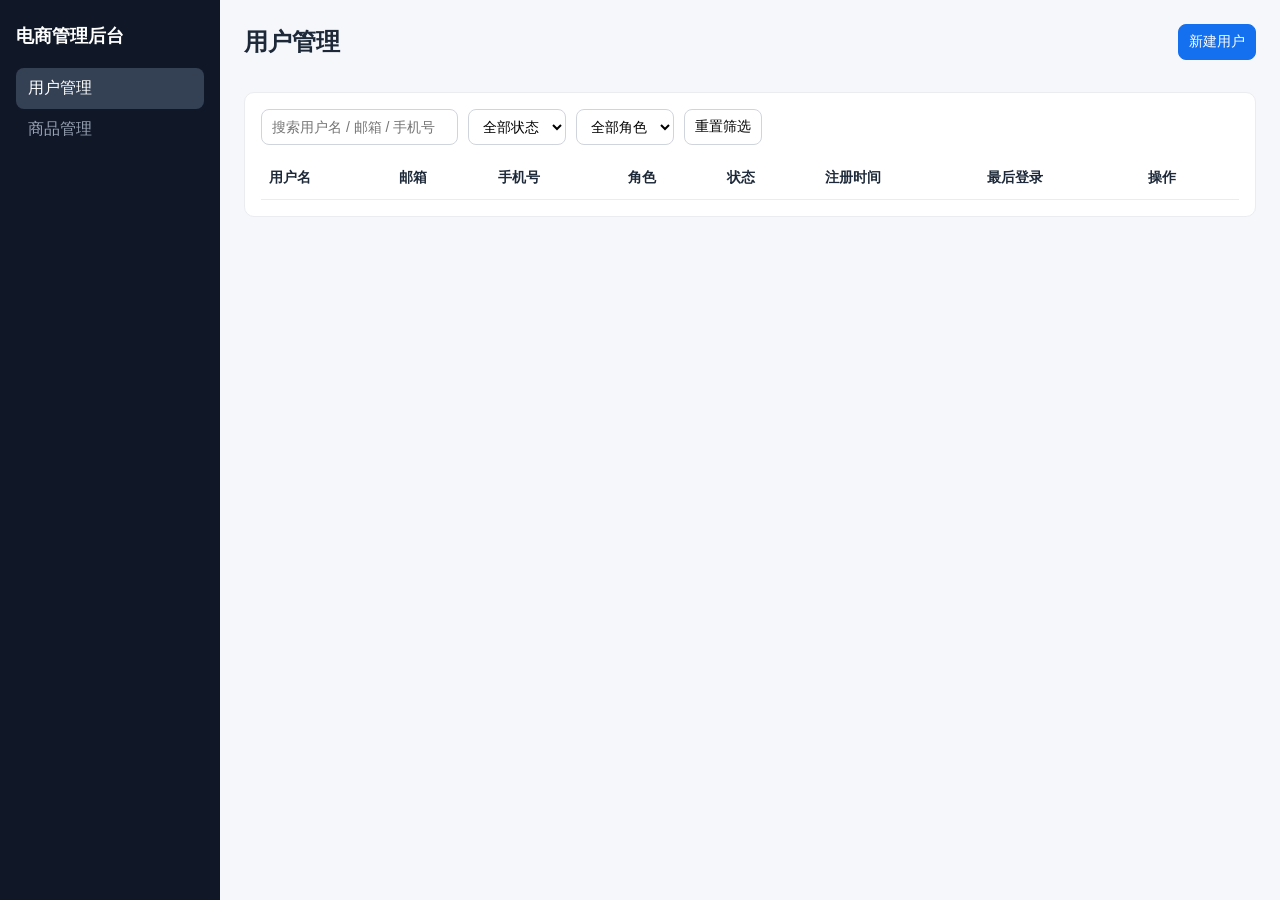
<file: index.html>
<!doctype html>
<html lang="zh-CN">
  <head>
    <meta charset="UTF-8" />
    <meta name="viewport" content="width=device-width, initial-scale=1.0" />
    <title>电商管理后台 - 用户管理</title>
    <link rel="stylesheet" href="./styles.css" />
  </head>
  <body>
    <div class="layout">
      <aside class="sidebar">
        <h1>电商管理后台</h1>
        <nav>
          <a class="active" href="./index.html">用户管理</a>
          <a href="./products.html">商品管理</a>
        </nav>
      </aside>
      <main class="content">
        <header class="page-header">
          <h2>用户管理</h2>
          <button id="createUserButton" class="primary">新建用户</button>
        </header>

        <section class="summary" id="summaryCards"></section>

        <section class="card">
          <div class="toolbar">
            <input id="searchInput" type="text" placeholder="搜索用户名 / 邮箱 / 手机号" />
            <select id="statusFilter">
              <option value="all">全部状态</option>
              <option value="active">正常</option>
              <option value="disabled">禁用</option>
            </select>
            <select id="roleFilter">
              <option value="all">全部角色</option>
              <option value="普通用户">普通用户</option>
              <option value="会员">会员</option>
              <option value="VIP">VIP</option>
              <option value="企业客户">企业客户</option>
            </select>
            <button id="resetFilters">重置筛选</button>
          </div>

          <div class="table-wrapper">
            <table>
              <thead>
                <tr>
                  <th>用户名</th>
                  <th>邮箱</th>
                  <th>手机号</th>
                  <th>角色</th>
                  <th>状态</th>
                  <th>注册时间</th>
                  <th>最后登录</th>
                  <th>操作</th>
                </tr>
              </thead>
              <tbody id="userTableBody"></tbody>
            </table>
          </div>
        </section>
      </main>
    </div>

    <dialog id="userDialog">
      <form id="userForm" method="dialog">
        <h3 id="dialogTitle">新建用户</h3>
        <input type="hidden" id="editingUserId" />

        <label>用户名<input id="usernameInput" required minlength="2" maxlength="20" /></label>
        <label>邮箱<input id="emailInput" required type="email" /></label>
        <label>手机号<input id="phoneInput" required pattern="^1[3-9]\\d{9}$" /></label>
        <label>
          角色
          <select id="roleInput" required>
            <option value="普通用户">普通用户</option>
            <option value="会员">会员</option>
            <option value="VIP">VIP</option>
            <option value="企业客户">企业客户</option>
          </select>
        </label>
        <label>
          状态
          <select id="statusInput" required>
            <option value="active">正常</option>
            <option value="disabled">禁用</option>
          </select>
        </label>

        <menu>
          <button type="button" id="cancelDialogButton">取消</button>
          <button class="primary" type="submit">保存</button>
        </menu>
      </form>
    </dialog>

    <script src="./script.js"></script>
  </body>
</html>
</file>
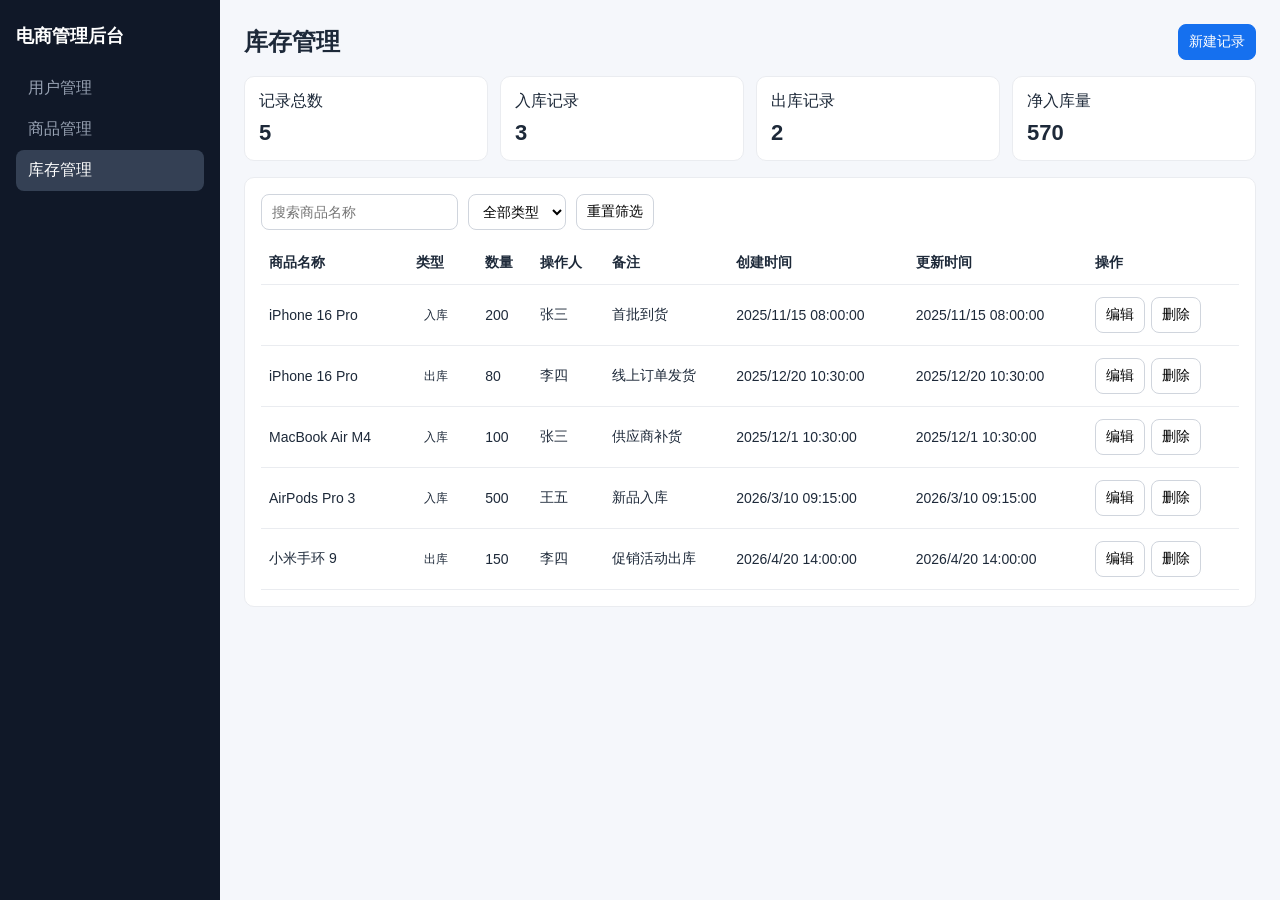
<file: inventory.html>
<!doctype html>
<html lang="zh-CN">
  <head>
    <meta charset="UTF-8" />
    <meta name="viewport" content="width=device-width, initial-scale=1.0" />
    <title>电商管理后台 - 库存管理</title>
    <link rel="stylesheet" href="./styles.css" />
  </head>
  <body>
    <div class="layout">
      <aside class="sidebar">
        <h1>电商管理后台</h1>
        <nav>
          <a href="./index.html">用户管理</a>
          <a href="./products.html">商品管理</a>
          <a class="active" href="./inventory.html">库存管理</a>
        </nav>
      </aside>
      <main class="content">
        <header class="page-header">
          <h2>库存管理</h2>
          <button id="createRecordButton" class="primary">新建记录</button>
        </header>

        <section class="summary" id="summaryCards"></section>

        <section class="card">
          <div class="toolbar">
            <input id="searchInput" type="text" placeholder="搜索商品名称" />
            <select id="typeFilter">
              <option value="all">全部类型</option>
              <option value="in">入库</option>
              <option value="out">出库</option>
            </select>
            <button id="resetFilters">重置筛选</button>
          </div>

          <div class="table-wrapper">
            <table>
              <thead>
                <tr>
                  <th>商品名称</th>
                  <th>类型</th>
                  <th>数量</th>
                  <th>操作人</th>
                  <th>备注</th>
                  <th>创建时间</th>
                  <th>更新时间</th>
                  <th>操作</th>
                </tr>
              </thead>
              <tbody id="inventoryTableBody"></tbody>
            </table>
          </div>
        </section>
      </main>
    </div>

    <dialog id="recordDialog">
      <form id="recordForm" method="dialog">
        <h3 id="dialogTitle">新建记录</h3>
        <input type="hidden" id="editingRecordId" />

        <label>商品名称<input id="productNameInput" required minlength="1" maxlength="50" /></label>
        <label>
          类型
          <select id="typeInput" required>
            <option value="in">入库</option>
            <option value="out">出库</option>
          </select>
        </label>
        <label>数量<input id="quantityInput" required type="number" min="1" step="1" /></label>
        <label>操作人<input id="operatorInput" required minlength="1" maxlength="20" /></label>
        <label>备注<input id="remarkInput" maxlength="100" /></label>

        <menu>
          <button type="button" id="cancelDialogButton">取消</button>
          <button class="primary" type="submit">保存</button>
        </menu>
      </form>
    </dialog>

    <script src="./inventory.js"></script>
  </body>
</html>
</file>
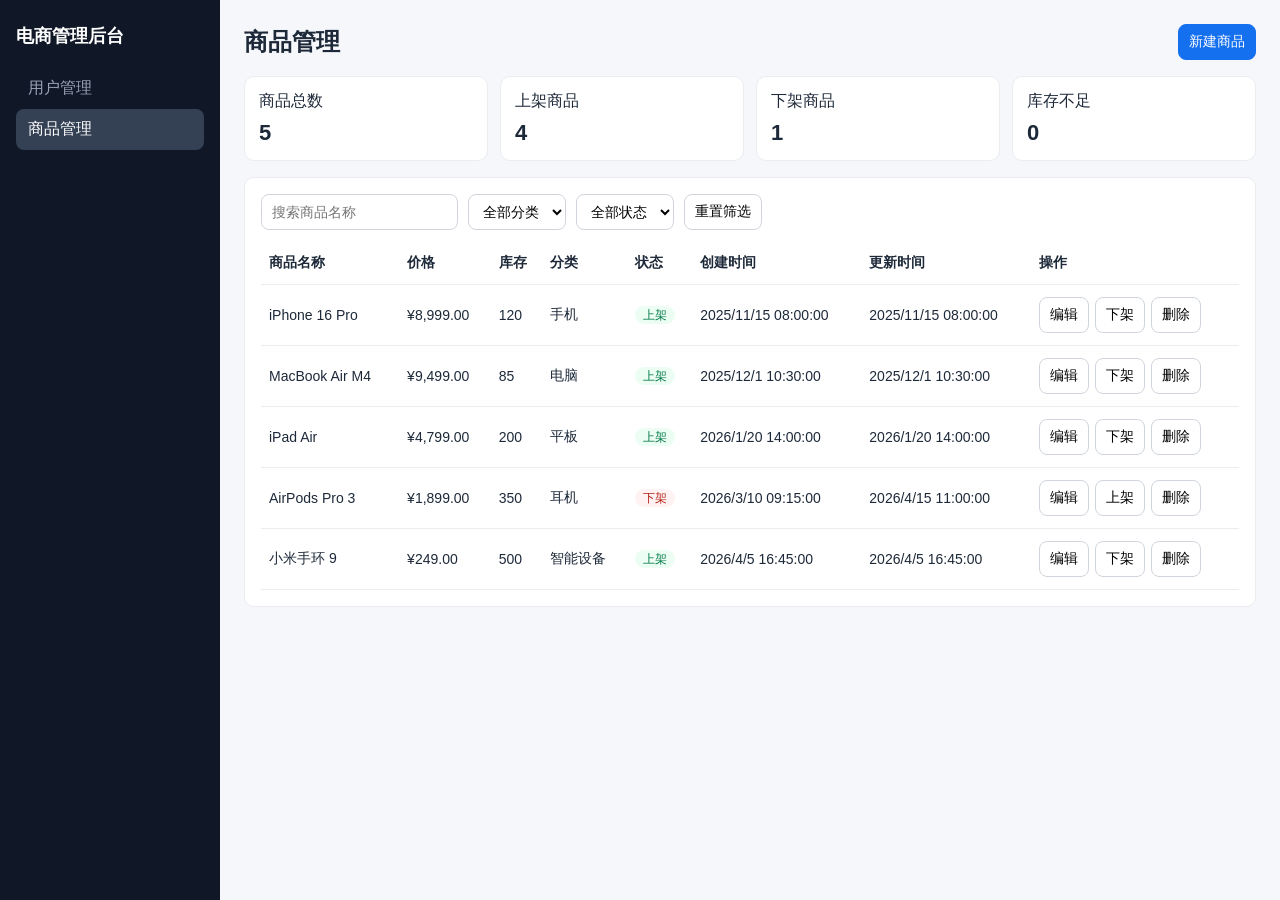
<file: products.html>
<!doctype html>
<html lang="zh-CN">
  <head>
    <meta charset="UTF-8" />
    <meta name="viewport" content="width=device-width, initial-scale=1.0" />
    <title>电商管理后台 - 商品管理</title>
    <link rel="stylesheet" href="./styles.css" />
  </head>
  <body>
    <div class="layout">
      <aside class="sidebar">
        <h1>电商管理后台</h1>
        <nav>
          <a href="./index.html">用户管理</a>
          <a class="active" href="./products.html">商品管理</a>
        </nav>
      </aside>
      <main class="content">
        <header class="page-header">
          <h2>商品管理</h2>
          <button id="createProductButton" class="primary">新建商品</button>
        </header>

        <section class="summary" id="summaryCards"></section>

        <section class="card">
          <div class="toolbar">
            <input id="searchInput" type="text" placeholder="搜索商品名称" />
            <select id="categoryFilter">
              <option value="all">全部分类</option>
              <option value="手机">手机</option>
              <option value="电脑">电脑</option>
              <option value="平板">平板</option>
              <option value="耳机">耳机</option>
              <option value="智能设备">智能设备</option>
            </select>
            <select id="statusFilter">
              <option value="all">全部状态</option>
              <option value="on">上架</option>
              <option value="off">下架</option>
            </select>
            <button id="resetFilters">重置筛选</button>
          </div>

          <div class="table-wrapper">
            <table>
              <thead>
                <tr>
                  <th>商品名称</th>
                  <th>价格</th>
                  <th>库存</th>
                  <th>分类</th>
                  <th>状态</th>
                  <th>创建时间</th>
                  <th>更新时间</th>
                  <th>操作</th>
                </tr>
              </thead>
              <tbody id="productTableBody"></tbody>
            </table>
          </div>
        </section>
      </main>
    </div>

    <dialog id="productDialog">
      <form id="productForm" method="dialog">
        <h3 id="dialogTitle">新建商品</h3>
        <input type="hidden" id="editingProductId" />

        <label>商品名称<input id="nameInput" required minlength="2" maxlength="50" /></label>
        <label>价格<input id="priceInput" required type="number" min="0" step="0.01" /></label>
        <label>库存<input id="stockInput" required type="number" min="0" step="1" /></label>
        <label>
          分类
          <select id="categoryInput" required>
            <option value="手机">手机</option>
            <option value="电脑">电脑</option>
            <option value="平板">平板</option>
            <option value="耳机">耳机</option>
            <option value="智能设备">智能设备</option>
          </select>
        </label>
        <label>
          状态
          <select id="statusInput" required>
            <option value="on">上架</option>
            <option value="off">下架</option>
          </select>
        </label>

        <menu>
          <button type="button" id="cancelDialogButton">取消</button>
          <button class="primary" type="submit">保存</button>
        </menu>
      </form>
    </dialog>

    <script src="./products.js"></script>
  </body>
</html>
</file>
<file: styles.css>
:root {
  color-scheme: light;
  font-family: "PingFang SC", "Microsoft YaHei", Arial, sans-serif;
}

* {
  box-sizing: border-box;
}

body {
  margin: 0;
  background: #f5f7fb;
  color: #1d2939;
}

.layout {
  display: grid;
  grid-template-columns: 220px 1fr;
  min-height: 100vh;
}

.sidebar {
  background: #101828;
  color: #fff;
  padding: 24px 16px;
}

.sidebar h1 {
  font-size: 18px;
  margin: 0 0 20px;
}

.sidebar nav a {
  display: block;
  color: #98a2b3;
  text-decoration: none;
  padding: 10px 12px;
  border-radius: 8px;
}

.sidebar nav a.active {
  background: #344054;
  color: #fff;
}

.content {
  padding: 24px;
}

.page-header {
  display: flex;
  justify-content: space-between;
  align-items: center;
  margin-bottom: 16px;
}

h2 {
  margin: 0;
}

.summary {
  display: grid;
  grid-template-columns: repeat(4, minmax(120px, 1fr));
  gap: 12px;
  margin-bottom: 16px;
}

.summary-item,
.card {
  background: #fff;
  border-radius: 10px;
  border: 1px solid #eaecf0;
}

.summary-item {
  padding: 14px;
}

.summary-item strong {
  display: block;
  font-size: 22px;
  margin-top: 8px;
}

.card {
  padding: 16px;
}

.toolbar {
  display: flex;
  gap: 10px;
  margin-bottom: 12px;
  flex-wrap: wrap;
}

input,
select,
button {
  border: 1px solid #d0d5dd;
  border-radius: 8px;
  padding: 8px 10px;
  font-size: 14px;
}

input,
select {
  background: #fff;
}

button {
  cursor: pointer;
  background: #fff;
}

button.primary {
  background: #1570ef;
  color: #fff;
  border-color: #1570ef;
}

.table-wrapper {
  overflow-x: auto;
}

table {
  width: 100%;
  border-collapse: collapse;
  min-width: 920px;
}

th,
td {
  padding: 12px 8px;
  border-bottom: 1px solid #eaecf0;
  text-align: left;
  font-size: 14px;
}

.status {
  border-radius: 999px;
  padding: 2px 8px;
  font-size: 12px;
}

.status.active {
  background: #ecfdf3;
  color: #027a48;
}

.status.disabled {
  background: #fef3f2;
  color: #b42318;
}

.actions {
  display: flex;
  gap: 6px;
}

dialog {
  border: none;
  border-radius: 12px;
  padding: 0;
}

dialog::backdrop {
  background: rgba(0, 0, 0, 0.4);
}

form {
  padding: 16px;
  width: 340px;
  display: grid;
  gap: 10px;
}

form h3 {
  margin: 0 0 8px;
}

label {
  display: grid;
  gap: 4px;
  font-size: 13px;
}

menu {
  margin: 8px 0 0;
  padding: 0;
  display: flex;
  justify-content: end;
  gap: 8px;
}

.status.on {
  background: #ecfdf3;
  color: #027a48;
}

.status.off {
  background: #fef3f2;
  color: #b42318;
}

.low-stock {
  color: #b42318;
  font-weight: 600;
}
</file>
